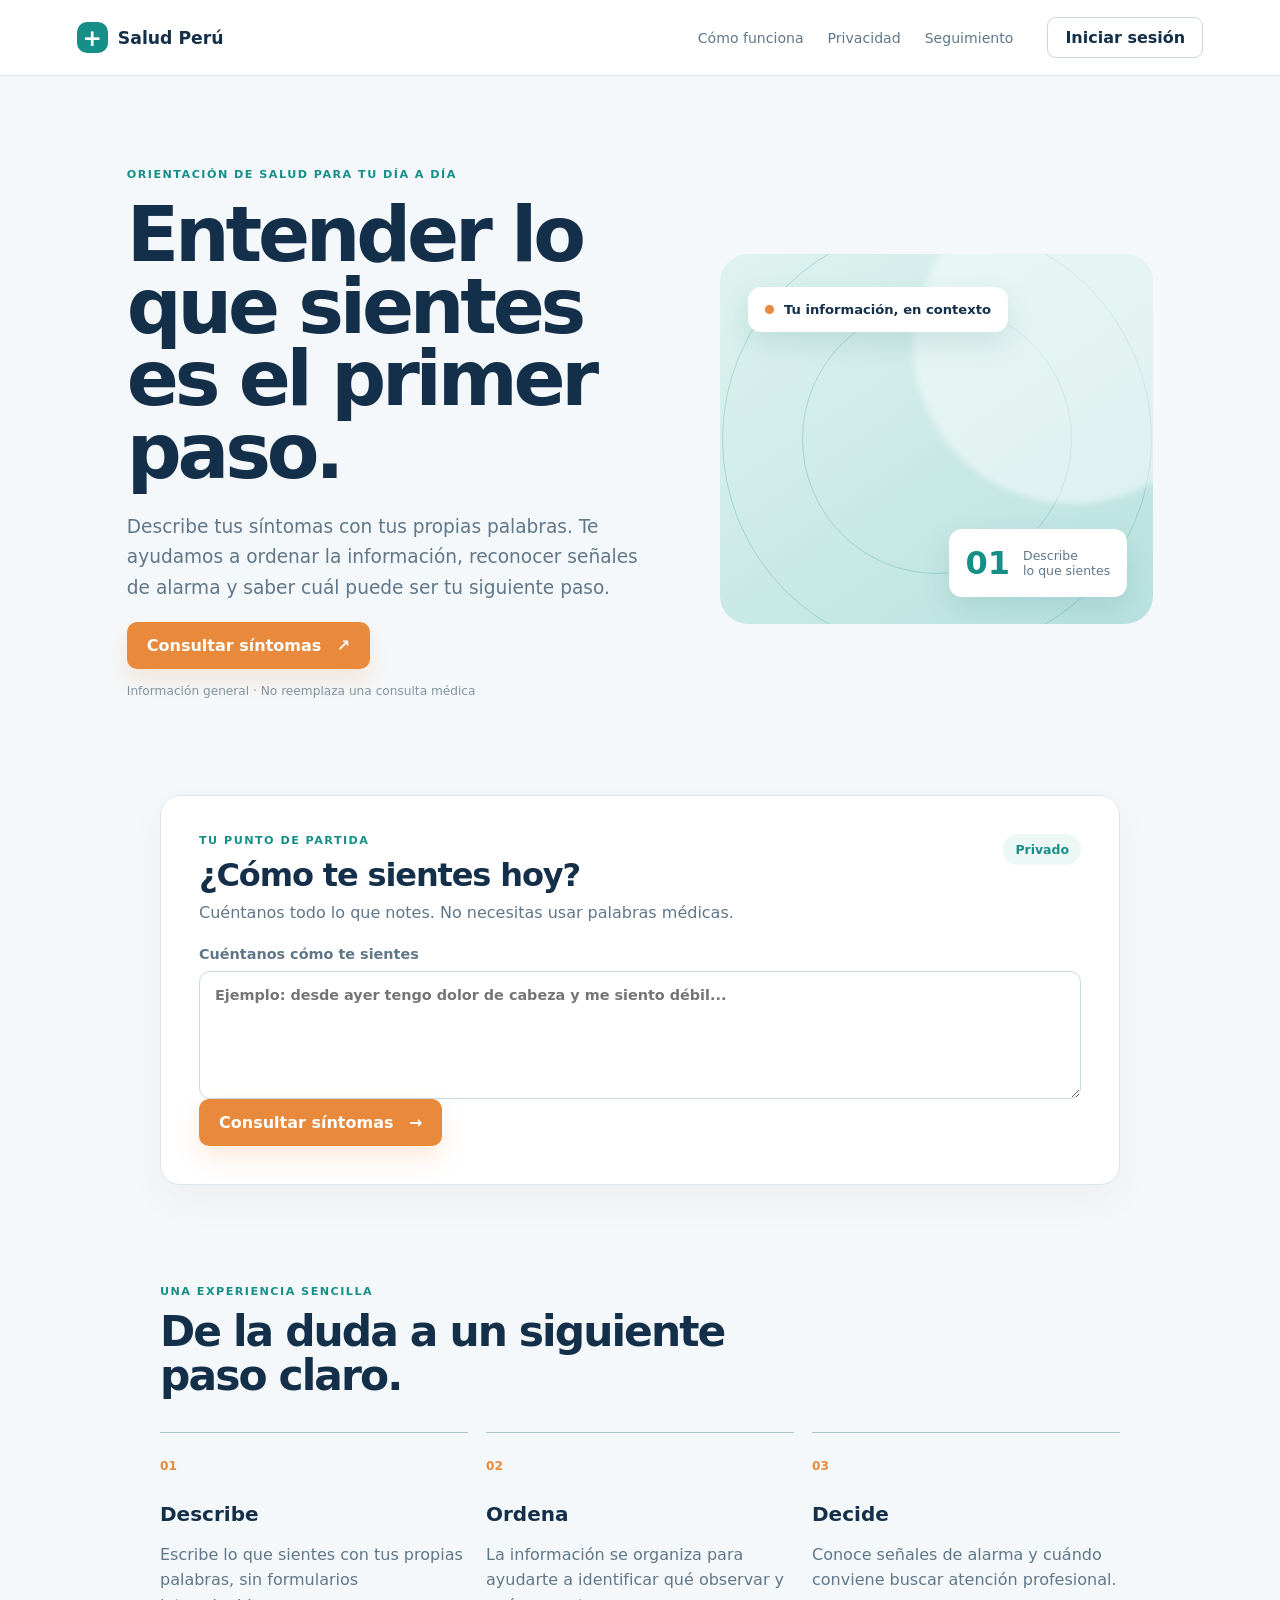
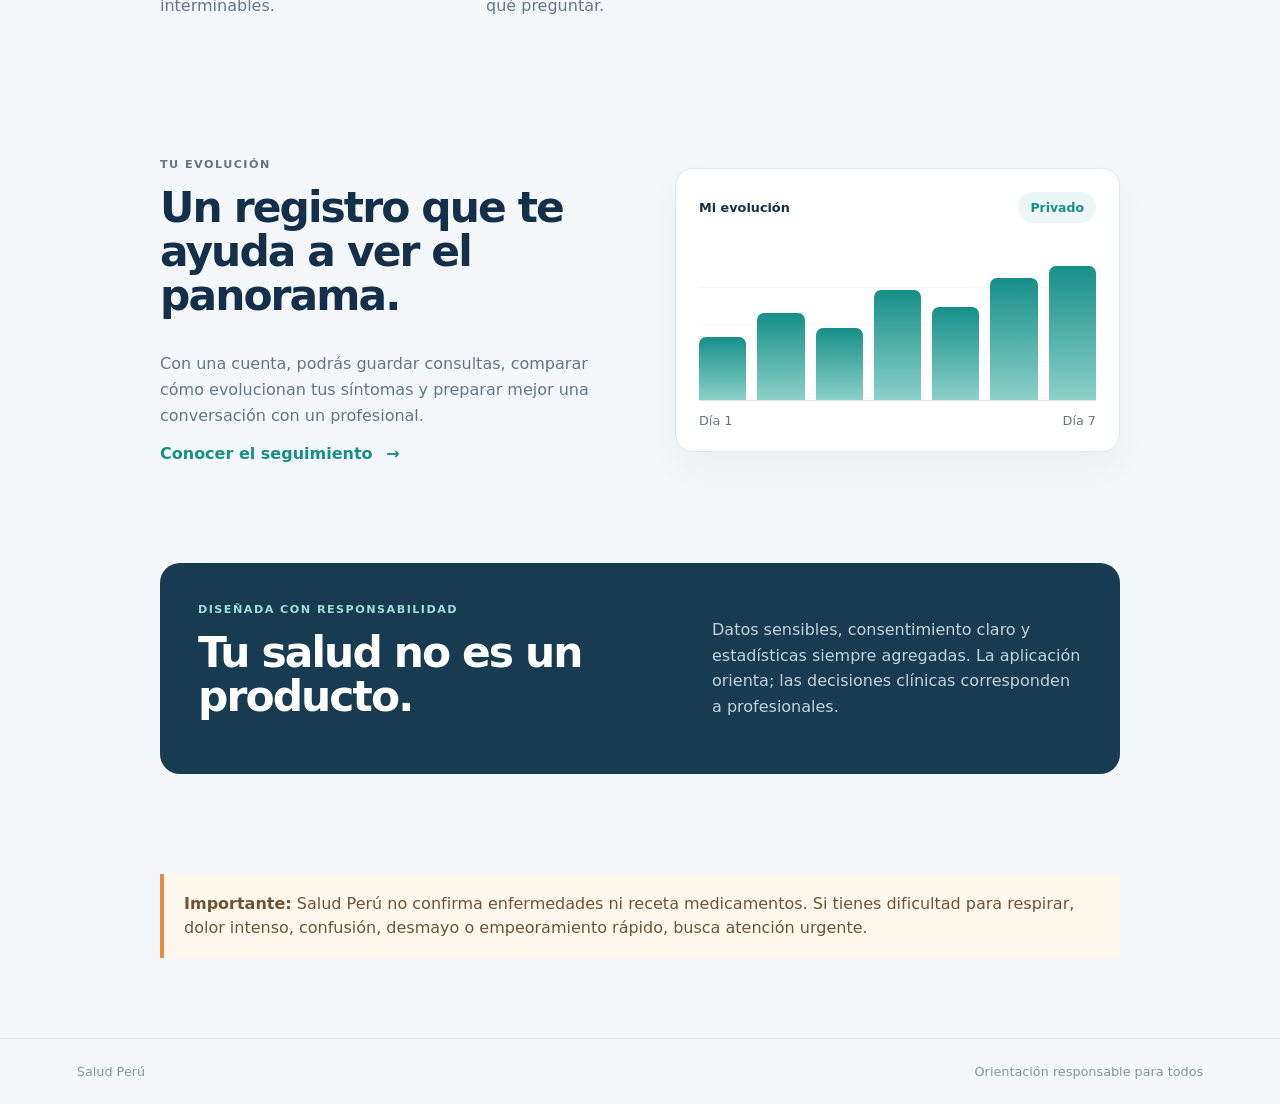
<file: index.html>
<!doctype html>
<html lang="es">
<head>
<meta charset="UTF-8"><meta name="viewport" content="width=device-width,initial-scale=1">
<title>Salud Perú | Orientación que te acompaña</title><link rel="stylesheet" href="styles.css">
</head>
<body>
<header class="topbar"><a class="brand" href="#"><span class="brand-mark">+</span><span>Salud Perú</span></a><nav><a href="#como-funciona">Cómo funciona</a><a href="#privacidad">Privacidad</a><a href="#seguimiento">Seguimiento</a></nav><button class="login" id="login-btn">Iniciar sesión</button></header>
<main>
<section class="hero"><div class="hero-copy"><p class="eyebrow reveal">Orientación de salud para tu día a día</p><h1 class="reveal delay-1">Entender lo que sientes es el primer paso.</h1><p class="lead reveal delay-2">Describe tus síntomas con tus propias palabras. Te ayudamos a ordenar la información, reconocer señales de alarma y saber cuál puede ser tu siguiente paso.</p><button class="primary reveal delay-3" id="hero-consult-btn">Consultar síntomas <span>↗</span></button><p class="microcopy reveal delay-3">Información general · No reemplaza una consulta médica</p></div><div class="hero-visual reveal delay-2"><div class="orbit orbit-a"></div><div class="orbit orbit-b"></div><div class="hero-note"><span class="note-dot"></span><span>Tu información, en contexto</span></div><div class="hero-stat"><strong>01</strong><span>Describe<br>lo que sientes</span></div></div></section>
<section id="consult-panel" class="panel consult-card"><div class="section-head"><div><p class="eyebrow">Tu punto de partida</p><h2>¿Cómo te sientes hoy?</h2><p class="section-lead">Cuéntanos todo lo que notes. No necesitas usar palabras médicas.</p></div><span class="date">Privado</span></div><form id="health-form"><label>Cuéntanos cómo te sientes<textarea id="symptoms" rows="6" required placeholder="Ejemplo: desde ayer tengo dolor de cabeza y me siento débil..."></textarea></label><button class="primary" type="submit">Consultar síntomas <span>→</span></button></form></section>
<section id="result" class="panel result" hidden></section><section id="account-panel" class="panel account-panel" hidden><div class="account-head"><div><p class="eyebrow">Mi seguimiento</p><h2 id="account-name">Tu espacio de salud</h2></div><span class="date">Privado</span></div><div class="account-grid"><div><span class="account-label">Última consulta</span><strong id="last-consultation">Aún no tienes consultas guardadas</strong></div><div><span class="account-label">Estado</span><strong class="status-ready">Listo para registrar</strong></div></div><p class="small">Este resumen organiza lo que registras; no sustituye una evaluación médica.</p></section>
<section id="como-funciona" class="story-section"><div class="section-title"><p class="eyebrow">Una experiencia sencilla</p><h2>De la duda a un siguiente paso claro.</h2></div><div class="steps"><article><span>01</span><h3>Describe</h3><p>Escribe lo que sientes con tus propias palabras, sin formularios interminables.</p></article><article><span>02</span><h3>Ordena</h3><p>La información se organiza para ayudarte a identificar qué observar y qué preguntar.</p></article><article><span>03</span><h3>Decide</h3><p>Conoce señales de alarma y cuándo conviene buscar atención profesional.</p></article></div></section>
<section id="seguimiento" class="split-section"><div><p class="eyebrow">Tu evolución</p><h2>Un registro que te ayuda a ver el panorama.</h2><p>Con una cuenta, podrás guardar consultas, comparar cómo evolucionan tus síntomas y preparar mejor una conversación con un profesional.</p><button class="text-button" id="tracking-btn">Conocer el seguimiento <span>→</span></button></div><div class="mini-dashboard"><div class="dash-top"><span>Mi evolución</span><span class="dash-badge">Privado</span></div><div class="chart"><i></i><i></i><i></i><i></i><i></i><i></i><i></i></div><div class="dash-labels"><span>Día 1</span><span>Día 7</span></div></div></section>
<section id="privacidad" class="privacy-strip"><div><p class="eyebrow">Diseñada con responsabilidad</p><h2>Tu salud no es un producto.</h2></div><p>Datos sensibles, consentimiento claro y estadísticas siempre agregadas. La aplicación orienta; las decisiones clínicas corresponden a profesionales.</p></section>
<section class="notice"><strong>Importante:</strong> Salud Perú no confirma enfermedades ni receta medicamentos. Si tienes dificultad para respirar, dolor intenso, confusión, desmayo o empeoramiento rápido, busca atención urgente.</section>
</main><footer><span>Salud Perú</span><span>Orientación responsable para todos</span></footer>
<div class="modal-backdrop" id="auth-modal" hidden><div class="auth-modal" role="dialog" aria-modal="true" aria-labelledby="auth-title"><button class="modal-close" id="modal-close" aria-label="Cerrar">×</button><div class="modal-heading"><span class="modal-avatar">+</span><div><p class="eyebrow">Tu espacio privado</p><h2 id="auth-title">Comienza tu seguimiento</h2></div></div><p class="modal-intro">Crea tu cuenta para guardar consultas y ver tu evolución en un solo lugar.</p><button class="google-btn" id="google-btn"><span class="google-icon">G</span><span>Continuar con Google</span></button><div class="divider"><span>o con tu correo</span></div><form id="signup-form"><div class="field-grid"><label><span>Nombre completo</span><input id="full-name" required placeholder="Ej. Ana García"></label><label><span>Edad</span><input id="age" type="number" min="1" max="120" required placeholder=" años"></label></div><label><span>Correo electrónico</span><input id="email" type="email" required placeholder="tu@correo.com"></label><p class="field-hint">Usaremos tu correo solo para identificar tu cuenta y proteger tu historial.</p><button class="primary modal-submit" type="submit">Crear mi cuenta <span>→</span></button></form><p class="small">Al continuar aceptas el uso responsable de tus datos de salud.</p></div></div>
<script src="app.js"></script>
</body></html>
</file>
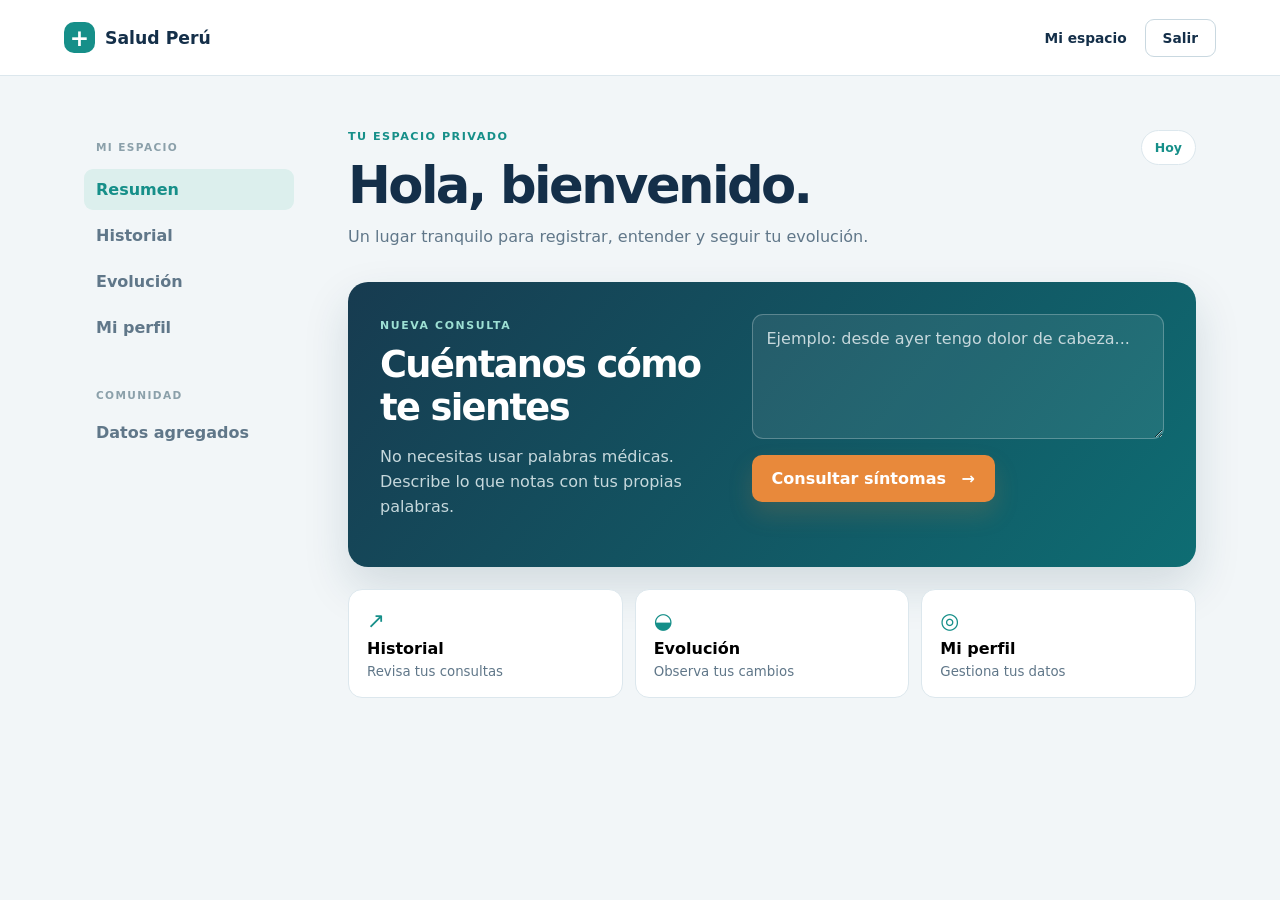
<file: dashboard.html>
<!doctype html><html lang="es"><head><meta charset="UTF-8"><meta name="viewport" content="width=device-width,initial-scale=1"><title>Mi espacio | Salud Perú</title><link rel="stylesheet" href="styles.css"></head><body class="dashboard-body"><header class="dashboard-top"><a class="brand" href="index.html"><span class="brand-mark">+</span><span>Salud Perú</span></a><div class="dash-actions"><span id="dash-user-name">Mi espacio</span><button class="login" id="logout-btn">Salir</button></div></header><main class="workspace"><aside class="side-nav"><p class="side-label">MI ESPACIO</p><button class="side-tab active" data-view="home-view">Resumen</button><button class="side-tab" data-view="history-view">Historial</button><button class="side-tab" data-view="evolution-view">Evolución</button><button class="side-tab" data-view="profile-view">Mi perfil</button><div class="side-footer"><p class="side-label">COMUNIDAD</p><button class="side-tab" data-view="stats-view">Datos agregados</button></div></aside><section class="workspace-main"><div id="home-view" class="dash-view"><div class="welcome-row"><div><p class="eyebrow">Tu espacio privado</p><h1 id="welcome-title">¿Cómo te sientes hoy?</h1><p class="section-lead">Un lugar tranquilo para registrar, entender y seguir tu evolución.</p></div><div class="date-chip">Hoy</div></div><div class="focus-card"><div class="focus-copy"><span class="focus-kicker">NUEVA CONSULTA</span><h2>Cuéntanos cómo te sientes</h2><p>No necesitas usar palabras médicas. Describe lo que notas con tus propias palabras.</p></div><form id="dash-form"><textarea id="dash-symptoms" rows="5" placeholder="Ejemplo: desde ayer tengo dolor de cabeza..."></textarea><button class="primary" type="submit">Consultar síntomas <span>→</span></button></form><div id="dash-result" class="dash-result" hidden></div><div id="triage-result" class="triage-result" hidden></div></div><div class="quick-grid"><button class="quick-card" data-view="history-view"><span>↗</span><strong>Historial</strong><small>Revisa tus consultas</small></button><button class="quick-card" data-view="evolution-view"><span>◒</span><strong>Evolución</strong><small>Observa tus cambios</small></button><button class="quick-card" data-view="profile-view"><span>◎</span><strong>Mi perfil</strong><small>Gestiona tus datos</small></button></div></div><div id="history-view" class="dash-view" hidden><div class="view-heading"><div><p class="eyebrow">MIS CONSULTAS</p><h2>Historial reciente</h2><p class="section-lead">Tus registros, ordenados para que puedas ver el contexto.</p></div><button class="primary small-btn" data-view="home-view">Nueva consulta</button></div><div class="timeline-item"><span class="timeline-dot"></span><div><span class="timeline-date">Hoy · Consulta inicial</span><strong>Descripción guardada</strong><p>Tu primer registro está disponible en tu espacio privado.</p></div><span class="status-ready">Guardada</span></div><div class="empty-card">Cuando registres nuevas consultas, aparecerán aquí.</div></div><div id="evolution-view" class="dash-view" hidden><div class="view-heading"><div><p class="eyebrow">EVOLUCIÓN PERSONAL</p><h2>Tu panorama, con el tiempo.</h2><p class="section-lead">Visualización demostrativa hasta conectar tus registros reales.</p></div><span class="date-chip">Últimos 7 días</span></div><div class="big-chart"><i></i><i></i><i></i><i></i><i></i><i></i><i></i></div><div class="chart-caption"><span>Inicio</span><span>Hoy</span></div></div><div id="profile-view" class="dash-view" hidden><div class="view-heading"><div><p class="eyebrow">MI PERFIL</p><h2 id="profile-name">Tu cuenta</h2><p class="section-lead">Administra tu información y tus preferencias de privacidad.</p></div></div><div class="profile-card"><div><span>Correo electrónico</span><strong id="profile-email">Aún no registrado</strong></div><div><span>Edad</span><strong id="profile-age">—</strong></div><div><span>Consentimiento</span><strong class="status-ready">Activo</strong></div></div><div class="consent-card"><h3>Uso responsable de tus datos</h3><p>Guardamos tus consultas para mostrar tu evolución. Las estadísticas colectivas nunca incluyen nombres ni correos.</p><button class="secondary">Gestionar consentimiento</button></div></div><div id="stats-view" class="dash-view" hidden><div class="view-heading"><div><p class="eyebrow">DATOS AGREGADOS</p><h2>La salud de nuestra comunidad.</h2><p class="section-lead">Datos demostrativos, anónimos y agrupados.</p></div></div><div class="metric-grid"><div><strong>1,248</strong><span>consultas agregadas</span></div><div><strong>24</strong><span>regiones representadas</span></div><div><strong>7 días</strong><span>periodo observado</span></div></div><div class="privacy-note">Los grupos pequeños no se muestran y nunca publicamos información identificable.<div class="medical-disclaimer"><strong>Aviso importante:</strong> esta respuesta es orientativa, no representa un diagnóstico al 100% ni sustituye una consulta médica.</div></div></div></section></main><script>const account=JSON.parse(localStorage.getItem('salud-peru:account')||'{}');document.querySelector('#dash-user-name').textContent=account.name||'Mi espacio';document.querySelector('#welcome-title').textContent='Hola, '+(account.name||'bienvenido')+'.';document.querySelector('#profile-name').textContent=account.name||'Tu cuenta';document.querySelector('#profile-email').textContent=account.email||'Aún no registrado';document.querySelector('#profile-age').textContent=account.age?account.age+' años':'—';const tabs=document.querySelectorAll('[data-view]');tabs.forEach(tab=>tab.addEventListener('click',()=>{const id=tab.dataset.view;document.querySelectorAll('.side-tab').forEach(t=>t.classList.toggle('active',t.dataset.view===id));document.querySelectorAll('.dash-view').forEach(v=>v.hidden=v.id!==id)}));document.querySelector('#logout-btn').addEventListener('click',()=>location.href='index.html');document.querySelector('#dash-form').addEventListener('submit',e=>{e.preventDefault();const text=document.querySelector('#dash-symptoms').value.toLowerCase();const result=document.querySelector('#dash-result');const emergency=['dolor de cabeza intenso y repentino','confusión','desmayo','rigidez de cuello','dificultad para respirar','convulsiones'].some(flag=>text.includes(flag));const fever=text.includes('fiebre')||text.includes('temperatura alta');result.hidden=false;result.className='dash-result '+(emergency?'urgent':fever?'same-day':'monitor');result.innerHTML=emergency?'<strong>Busca atención urgente</strong><p>Tu descripción incluye una señal que requiere evaluación profesional inmediata.</p><small>Orientación general; si te preocupa tu estado, consulta con un médico.</small>':fever?'<strong>Considera una evaluación médica</strong><p>Registra tu temperatura, mantén hidratación y busca atención si empeoras.</p><small>Orientación general; no es un diagnóstico ni una certeza médica.</small>':'<strong>Observa tu evolución</strong><p>Registra cómo evolucionan tus síntomas y consulta si persisten o empeoran.</p><small>Orientación general; si te preocupa tu estado, consulta con un médico.</small>';});</script></body></html>
</file>
<file: styles.css>
:root{--ink:#142f49;--muted:#607789;--teal:#168f89;--teal-dark:#0e6d73;--coral:#e8893b;--paper:#f5f8fa;--line:#dce7ed}*{box-sizing:border-box}html{scroll-behavior:smooth}body{margin:0;font-family:Inter,ui-sans-serif,system-ui,-apple-system,sans-serif;color:var(--ink);background:var(--paper)}a{text-decoration:none;color:inherit}.topbar{height:76px;background:#fff;border-bottom:1px solid var(--line);display:flex;align-items:center;gap:34px;padding:0 6vw;position:sticky;top:0;z-index:5}.brand{display:flex;align-items:center;gap:10px;font-weight:800;font-size:1.08rem;margin-right:auto}.brand-mark{display:grid;place-items:center;width:31px;height:31px;border-radius:10px;background:var(--teal);color:white;font-size:1.45rem}.topbar nav{display:flex;gap:24px;color:var(--muted);font-size:.88rem}.topbar nav a{transition:color .2s}.topbar nav a:hover{color:var(--teal)}button{font:inherit;cursor:pointer}.login{border:1px solid #c9d8e0;background:#fff;border-radius:9px;padding:10px 17px;color:var(--ink);font-weight:700}.hero{max-width:1180px;margin:0 auto;padding:92px 6vw 85px;display:grid;grid-template-columns:1.1fr .9fr;gap:64px;align-items:center;min-height:610px}.eyebrow{text-transform:uppercase;letter-spacing:.13em;font-size:.7rem;font-weight:850;color:var(--teal);margin:0}.hero h1{font-size:clamp(2.8rem,6vw,5.9rem);letter-spacing:-.055em;line-height:.94;max-width:680px;margin:18px 0 24px}.lead{font-size:1.16rem;line-height:1.65;color:var(--muted);max-width:590px}.primary{border:0;border-radius:10px;background:var(--coral);color:white;padding:14px 20px;font-weight:800;box-shadow:0 12px 25px #e8893b2b;transition:transform .2s,box-shadow .2s}.primary:hover{transform:translateY(-2px);box-shadow:0 16px 30px #e8893b40}.primary span{display:inline-block;margin-left:10px;transition:transform .2s}.primary:hover span{transform:translate(3px,-3px)}.microcopy{font-size:.76rem;color:#8295a1;margin-top:15px}.hero-visual{min-height:370px;border-radius:28px;background:linear-gradient(145deg,#dff3ef,#b8e1df);position:relative;overflow:hidden}.hero-visual:after{content:"";position:absolute;width:320px;height:320px;border-radius:50%;background:#fff7;right:-80px;top:-70px;filter:blur(3px)}.orbit{position:absolute;border:1px solid #168f8940;border-radius:50%;left:50%;top:50%;transform:translate(-50%,-50%)}.orbit-a{width:270px;height:270px}.orbit-b{width:430px;height:430px}.hero-note,.hero-stat{position:absolute;z-index:1;background:#fff;border:1px solid #ffffffaa;box-shadow:0 12px 28px #12666b20;border-radius:13px;padding:14px 16px;display:flex;align-items:center;gap:10px}.hero-note{top:33px;left:28px;font-size:.82rem;font-weight:750}.note-dot{width:9px;height:9px;background:var(--coral);border-radius:50%;animation:pulse 2s infinite}.hero-stat{right:26px;bottom:27px;gap:13px}.hero-stat strong{font-size:2rem;color:var(--teal)}.hero-stat span{font-size:.78rem;line-height:1.25;color:var(--muted)}.panel{max-width:960px;margin:0 auto 34px;background:#fff;padding:38px;border-radius:20px;border:1px solid var(--line);box-shadow:0 16px 38px #17324d0b}.consult-card{scroll-margin-top:100px}.section-head{display:flex;justify-content:space-between;align-items:start;margin-bottom:24px}.section-head h2,.auth-panel h2{font-size:2rem;letter-spacing:-.035em;margin:9px 0}.section-lead{color:var(--muted);margin:0}.date,.dash-badge{background:#ecf8f6;color:var(--teal);padding:8px 12px;border-radius:20px;font-size:.78rem;font-weight:800}.panel label{display:flex;flex-direction:column;gap:9px;color:var(--muted);font-size:.9rem;font-weight:700}.panel textarea{width:100%;font:inherit;resize:vertical;border:1px solid #c8dae3;border-radius:11px;padding:15px;color:var(--ink);outline:none;transition:border-color .2s,box-shadow .2s}.panel textarea:focus{border-color:var(--teal);box-shadow:0 0 0 4px #168f8917}.auth-actions{display:flex;gap:12px}.secondary{border:1px solid #cad9e1;background:#fff;border-radius:10px;padding:13px 18px;color:var(--ink);font-weight:750}.small{font-size:.78rem;color:#8295a1}.story-section,.split-section,.privacy-strip{max-width:960px;margin:100px auto;padding:0 0}.section-title{max-width:620px}.section-title h2,.split-section h2,.privacy-strip h2{font-size:2.65rem;letter-spacing:-.045em;line-height:1.03;margin:12px 0 34px}.steps{display:grid;grid-template-columns:repeat(3,1fr);gap:18px}.steps article{padding:22px 0;border-top:1px solid #aac4cd}.steps span{color:var(--coral);font-size:.76rem;font-weight:850}.steps h3{font-size:1.25rem;margin:28px 0 8px}.steps p,.split-section p,.privacy-strip p{color:var(--muted);line-height:1.6}.split-section{display:grid;grid-template-columns:1fr 1fr;gap:70px;align-items:center}.text-button{border:0;background:none;color:var(--teal);font-weight:800;padding:0}.text-button span{margin-left:8px}.mini-dashboard{background:#fff;border:1px solid var(--line);border-radius:18px;padding:23px;box-shadow:0 15px 35px #17324d0b}.dash-top,.dash-labels{display:flex;justify-content:space-between;align-items:center;font-size:.8rem;color:var(--muted)}.dash-top>span:first-child{font-weight:800;color:var(--ink)}.chart{height:150px;margin:28px 0 12px;display:flex;align-items:end;gap:11px;border-bottom:1px solid var(--line);background:repeating-linear-gradient(to bottom,transparent 0,transparent 36px,#edf2f4 37px)}.chart i{display:block;flex:1;border-radius:7px 7px 0 0;background:linear-gradient(var(--teal),#8bd1c7);height:var(--h);animation:rise .8s both}.chart i:nth-child(1){--h:42%}.chart i:nth-child(2){--h:58%}.chart i:nth-child(3){--h:48%}.chart i:nth-child(4){--h:74%}.chart i:nth-child(5){--h:62%}.chart i:nth-child(6){--h:82%}.chart i:nth-child(7){--h:90%}.privacy-strip{display:flex;justify-content:space-between;gap:70px;background:#173b50;color:#fff;padding:38px;border-radius:20px}.privacy-strip .eyebrow{color:#9de0d4}.privacy-strip h2{margin-bottom:0}.privacy-strip p{color:#c3d3da;max-width:370px}.notice{max-width:960px;margin:0 auto 80px;padding:18px 20px;background:#fff8ed;border-left:4px solid var(--coral);color:#6f5434;line-height:1.5}footer{border-top:1px solid var(--line);display:flex;justify-content:space-between;padding:25px 6vw;color:#8295a1;font-size:.8rem}.reveal{animation:fade-up .7s both}.delay-1{animation-delay:.1s}.delay-2{animation-delay:.2s}.delay-3{animation-delay:.3s}@keyframes fade-up{from{opacity:0;transform:translateY(14px)}to{opacity:1;transform:none}}@keyframes rise{from{height:0}to{height:var(--h)}}@keyframes pulse{0%,100%{box-shadow:0 0 0 0 #e8893b66}50%{box-shadow:0 0 0 7px #e8893b00}}@media(max-width:760px){.topbar{padding:0 6vw}.topbar nav{display:none}.hero{grid-template-columns:1fr;padding-top:60px;min-height:auto}.hero-visual{min-height:260px}.panel,.story-section,.split-section,.privacy-strip,.notice{margin-left:6vw;margin-right:6vw}.steps,.split-section{grid-template-columns:1fr}.privacy-strip{display:block}.privacy-strip p{margin-top:28px}.section-title h2,.split-section h2,.privacy-strip h2{font-size:2.1rem}.auth-actions{flex-direction:column}footer{padding:22px 6vw;gap:20px;flex-direction:column}} .modal-backdrop{position:fixed;inset:0;z-index:20;background:#102f3bb8;backdrop-filter:blur(8px);display:grid;place-items:center;padding:20px;animation:fade-in .2s ease}.modal-backdrop[hidden]{display:none}.auth-modal{position:relative;width:min(100%,470px);max-height:92vh;overflow:auto;background:#fff;border-radius:22px;padding:34px;box-shadow:0 30px 80px #102f3b44;animation:modal-in .35s cubic-bezier(.2,.8,.2,1)}.modal-close{position:absolute;right:18px;top:14px;border:0;background:#f1f6f7;width:32px;height:32px;border-radius:50%;font-size:1.4rem;color:var(--muted)}.modal-intro{color:var(--muted);line-height:1.5}.google-btn{width:100%;border:1px solid #cbd9e0;background:#fff;color:var(--ink);border-radius:10px;padding:13px 16px;font-weight:800;display:flex;align-items:center;justify-content:center;gap:10px}.google-icon{display:grid;place-items:center;width:22px;height:22px;border-radius:50%;font-weight:900;color:#4285f4}.divider{display:flex;align-items:center;gap:10px;color:#8295a1;font-size:.75rem;margin:22px 0}.divider:before,.divider:after{content:"";height:1px;background:var(--line);flex:1}.auth-modal form{display:grid;gap:14px}.auth-modal input{font:inherit;border:1px solid #c8dae3;border-radius:9px;padding:12px;color:var(--ink);outline:none}.auth-modal input:focus{border-color:var(--teal);box-shadow:0 0 0 4px #168f8917}.modal-submit{width:100%;margin-top:4px}@keyframes fade-in{from{opacity:0}to{opacity:1}}@keyframes modal-in{from{opacity:0;transform:translateY(12px) scale(.98)}to{opacity:1;transform:none}} .modal-heading{display:flex;align-items:center;gap:12px;margin-bottom:10px}.modal-heading h2{margin:4px 0 0;font-size:1.8rem;letter-spacing:-.04em}.modal-avatar{display:grid;place-items:center;width:42px;height:42px;border-radius:13px;background:#e3f4f1;color:var(--teal);font-size:1.5rem;font-weight:850}.auth-modal .google-btn{margin:22px 0 0;height:48px;transition:background .2s,transform .2s}.auth-modal .google-btn:hover{background:#f5f9fa;transform:translateY(-1px)}.auth-modal form{gap:12px}.auth-modal form label span{font-size:.75rem;color:var(--ink);font-weight:800}.field-grid{display:grid;grid-template-columns:1fr 110px;gap:12px}.auth-modal input{height:46px;background:#fbfdfe}.field-hint{font-size:.73rem;color:#8295a1;line-height:1.4;margin:0 0 4px}.modal-submit{height:48px;display:flex;align-items:center;justify-content:center}.modal-submit span{margin-left:10px;transition:transform .2s}.modal-submit:hover span{transform:translateX(4px)}@media(max-width:500px){.field-grid{grid-template-columns:1fr}.auth-modal{padding:27px 22px}} .account-panel{animation:fade-up .45s both}.account-head{display:flex;justify-content:space-between;align-items:start}.account-head h2{margin:8px 0 0;font-size:1.8rem;letter-spacing:-.04em}.account-grid{display:grid;grid-template-columns:1fr 1fr;gap:14px;margin:24px 0}.account-grid>div{background:#f6fafb;border:1px solid #e1ecef;border-radius:12px;padding:17px;display:flex;flex-direction:column;gap:8px}.account-label{font-size:.72rem;text-transform:uppercase;letter-spacing:.08em;color:#8295a1;font-weight:800}.status-ready{color:var(--teal)}@media(max-width:500px){.account-grid{grid-template-columns:1fr}} .app-area{max-width:960px;margin:90px auto 50px}.app-nav{display:flex;gap:8px;border-bottom:1px solid var(--line);margin-bottom:26px}.app-tab{border:0;background:none;color:var(--muted);font-weight:800;padding:12px 14px;border-bottom:2px solid transparent}.app-tab.active{color:var(--teal);border-color:var(--teal)}.app-view h2{font-size:2rem;letter-spacing:-.04em;margin:8px 0 12px}.history-item{display:grid;grid-template-columns:80px 1fr auto;gap:18px;align-items:center;border:1px solid var(--line);border-radius:13px;padding:17px;margin:24px 0}.history-date{color:var(--teal);font-weight:800;font-size:.8rem}.history-item p{margin:5px 0 0;color:var(--muted);font-size:.9rem}.history-empty{background:#f6fafb;border-radius:12px;padding:20px;color:var(--muted)}.evolution-chart{height:180px;margin:30px 0 10px;display:flex;align-items:end;gap:12px;border-bottom:1px solid var(--line);background:repeating-linear-gradient(to bottom,transparent 0,transparent 43px,#edf2f4 44px)}.evolution-chart i{display:block;flex:1;background:linear-gradient(var(--teal),#9bd9d0);border-radius:8px 8px 0 0;height:var(--h)}.evolution-chart i:nth-child(1){--h:35%}.evolution-chart i:nth-child(2){--h:48%}.evolution-chart i:nth-child(3){--h:41%}.evolution-chart i:nth-child(4){--h:64%}.evolution-chart i:nth-child(5){--h:55%}.evolution-chart i:nth-child(6){--h:76%}.evolution-chart i:nth-child(7){--h:88%}.profile-fields,.stats-grid{display:grid;grid-template-columns:repeat(2,1fr);gap:14px;margin:24px 0}.profile-fields div,.stats-grid div{background:#f6fafb;border:1px solid #e1ecef;border-radius:12px;padding:17px;display:flex;flex-direction:column;gap:8px}.profile-fields span,.stats-grid span{color:var(--muted);font-size:.8rem}.stats-grid{grid-template-columns:repeat(3,1fr)}.stats-grid strong{font-size:1.8rem;color:var(--teal)}@media(max-width:700px){.app-area{margin-left:6vw;margin-right:6vw}.app-nav{overflow:auto}.app-tab{white-space:nowrap}.history-item{grid-template-columns:1fr}.profile-fields,.stats-grid{grid-template-columns:1fr}} .dashboard-body{background:#f2f6f8;color:var(--ink)}.dashboard-top{height:76px;background:#fff;border-bottom:1px solid var(--line);display:flex;align-items:center;justify-content:space-between;padding:0 5vw;position:sticky;top:0;z-index:5}.dash-actions{display:flex;align-items:center;gap:18px;font-size:.86rem;font-weight:750}.workspace{max-width:1240px;margin:0 auto;display:grid;grid-template-columns:210px 1fr;gap:54px;padding:54px 5vw 90px}.side-nav{display:flex;flex-direction:column;gap:5px}.side-label{font-size:.66rem;letter-spacing:.13em;color:#8ba0aa;font-weight:850;margin:11px 12px}.side-tab{border:0;background:transparent;color:var(--muted);text-align:left;border-radius:9px;padding:11px 12px;font-weight:700;transition:background .2s,color .2s}.side-tab:hover{background:#e6f1f1;color:var(--teal)}.side-tab.active{background:#dcefed;color:var(--teal)}.side-footer{margin-top:25px}.workspace-main{min-width:0}.welcome-row,.view-heading{display:flex;justify-content:space-between;align-items:start;gap:20px}.welcome-row h1{font-size:clamp(2rem,4vw,3.5rem);letter-spacing:-.05em;margin:12px 0}.date-chip{background:#fff;border:1px solid var(--line);border-radius:30px;padding:9px 13px;color:var(--teal);font-size:.78rem;font-weight:800}.focus-card{margin:36px 0 22px;padding:32px;border-radius:20px;background:linear-gradient(130deg,#173b50,#0e6d73);color:#fff;display:grid;grid-template-columns:.9fr 1.1fr;gap:34px;box-shadow:0 20px 45px #173b5025}.focus-kicker{font-size:.68rem;letter-spacing:.15em;color:#9de0d4;font-weight:850}.focus-card h2{font-size:2.2rem;letter-spacing:-.045em;margin:13px 0}.focus-card p{color:#c6d8dc;line-height:1.55}.focus-card textarea{width:100%;border:1px solid #ffffff40;background:#ffffff14;color:#fff;border-radius:11px;padding:14px;font:inherit;resize:vertical;outline:none}.focus-card textarea::placeholder{color:#c6d8dc}.focus-card .primary{margin-top:12px}.quick-grid{display:grid;grid-template-columns:repeat(3,1fr);gap:12px}.quick-card{border:1px solid var(--line);background:#fff;border-radius:14px;padding:18px;text-align:left;display:flex;flex-direction:column;gap:6px;transition:transform .2s,box-shadow .2s}.quick-card:hover{transform:translateY(-3px);box-shadow:0 12px 25px #17324d12}.quick-card span{color:var(--teal);font-size:1.35rem}.quick-card small{color:var(--muted)}.dashboard-card{margin:0}.dash-view h2{font-size:2.3rem;letter-spacing:-.045em;margin:10px 0}.small-btn{padding:11px 15px;font-size:.82rem}.timeline-item{display:flex;align-items:center;gap:15px;background:#fff;border:1px solid var(--line);padding:18px;border-radius:14px;margin:28px 0}.timeline-dot{width:11px;height:11px;border-radius:50%;background:var(--teal);box-shadow:0 0 0 6px #d9f0ed}.timeline-item div{flex:1}.timeline-date{display:block;font-size:.72rem;color:var(--teal);font-weight:850;text-transform:uppercase;letter-spacing:.07em;margin-bottom:6px}.timeline-item p{color:var(--muted);margin:5px 0 0}.empty-card,.privacy-note,.consent-card{background:#fff;border:1px dashed #bfd4d9;border-radius:14px;padding:22px;color:var(--muted)}.big-chart{height:260px;margin:36px 0 10px;display:flex;align-items:end;gap:15px;border-bottom:1px solid var(--line);background:repeating-linear-gradient(to bottom,transparent 0,transparent 63px,#e4ecef 64px)}.big-chart i{display:block;flex:1;background:linear-gradient(#1d9c91,#9bd9d0);border-radius:9px 9px 0 0;height:var(--h);animation:rise .7s both}.big-chart i:nth-child(1){--h:35%}.big-chart i:nth-child(2){--h:49%}.big-chart i:nth-child(3){--h:43%}.big-chart i:nth-child(4){--h:65%}.big-chart i:nth-child(5){--h:57%}.big-chart i:nth-child(6){--h:76%}.big-chart i:nth-child(7){--h:88%}.chart-caption{display:flex;justify-content:space-between;color:var(--muted);font-size:.78rem}.profile-card,.metric-grid{display:grid;grid-template-columns:repeat(3,1fr);gap:12px;margin:28px 0}.profile-card>div,.metric-grid>div{background:#fff;border:1px solid var(--line);border-radius:14px;padding:19px;display:flex;flex-direction:column;gap:8px}.profile-card span,.metric-grid span{color:var(--muted);font-size:.78rem}.profile-card strong{font-size:1rem}.consent-card h3{color:var(--ink);margin-top:0}.privacy-note{margin-top:22px}@media(max-width:850px){.workspace{grid-template-columns:1fr;gap:28px;padding-top:32px}.side-nav{flex-direction:row;overflow:auto;border-bottom:1px solid var(--line);padding-bottom:10px}.side-label,.side-footer{display:none}.side-tab{white-space:nowrap}.focus-card{grid-template-columns:1fr}.profile-card,.metric-grid{grid-template-columns:1fr 1fr}}@media(max-width:520px){.quick-grid{grid-template-columns:1fr}.profile-card,.metric-grid{grid-template-columns:1fr}.timeline-item{align-items:start;flex-wrap:wrap}} .triage-result{margin-top:18px;border-radius:12px;padding:16px 18px;background:#e9f6f3;color:#145b59;border:1px solid #b9e2db}.triage-result.urgent{background:#fff0ed;color:#873e33;border-color:#f1b9ae}.triage-result.same-day{background:#fff7e8;color:#78521d;border-color:#f1d19a}.triage-result strong{display:block;margin-bottom:6px}.triage-result p{margin:0 0 8px;line-height:1.45}.triage-result small{opacity:.75} .dash-result{margin-top:18px;background:#e9f6f3;color:#145b59;border:1px solid #b9e2db;border-radius:12px;padding:16px;line-height:1.5}.dash-result.urgent{background:#fff0ed;color:#873e33;border-color:#f1b9ae}.dash-result.same-day{background:#fff7e8;color:#78521d;border-color:#f1d19a}.dash-result strong{display:block;margin-bottom:5px}.dash-result p{margin:0 0 8px}.dash-result small{display:block;font-size:.75rem;opacity:.8}
</file>
